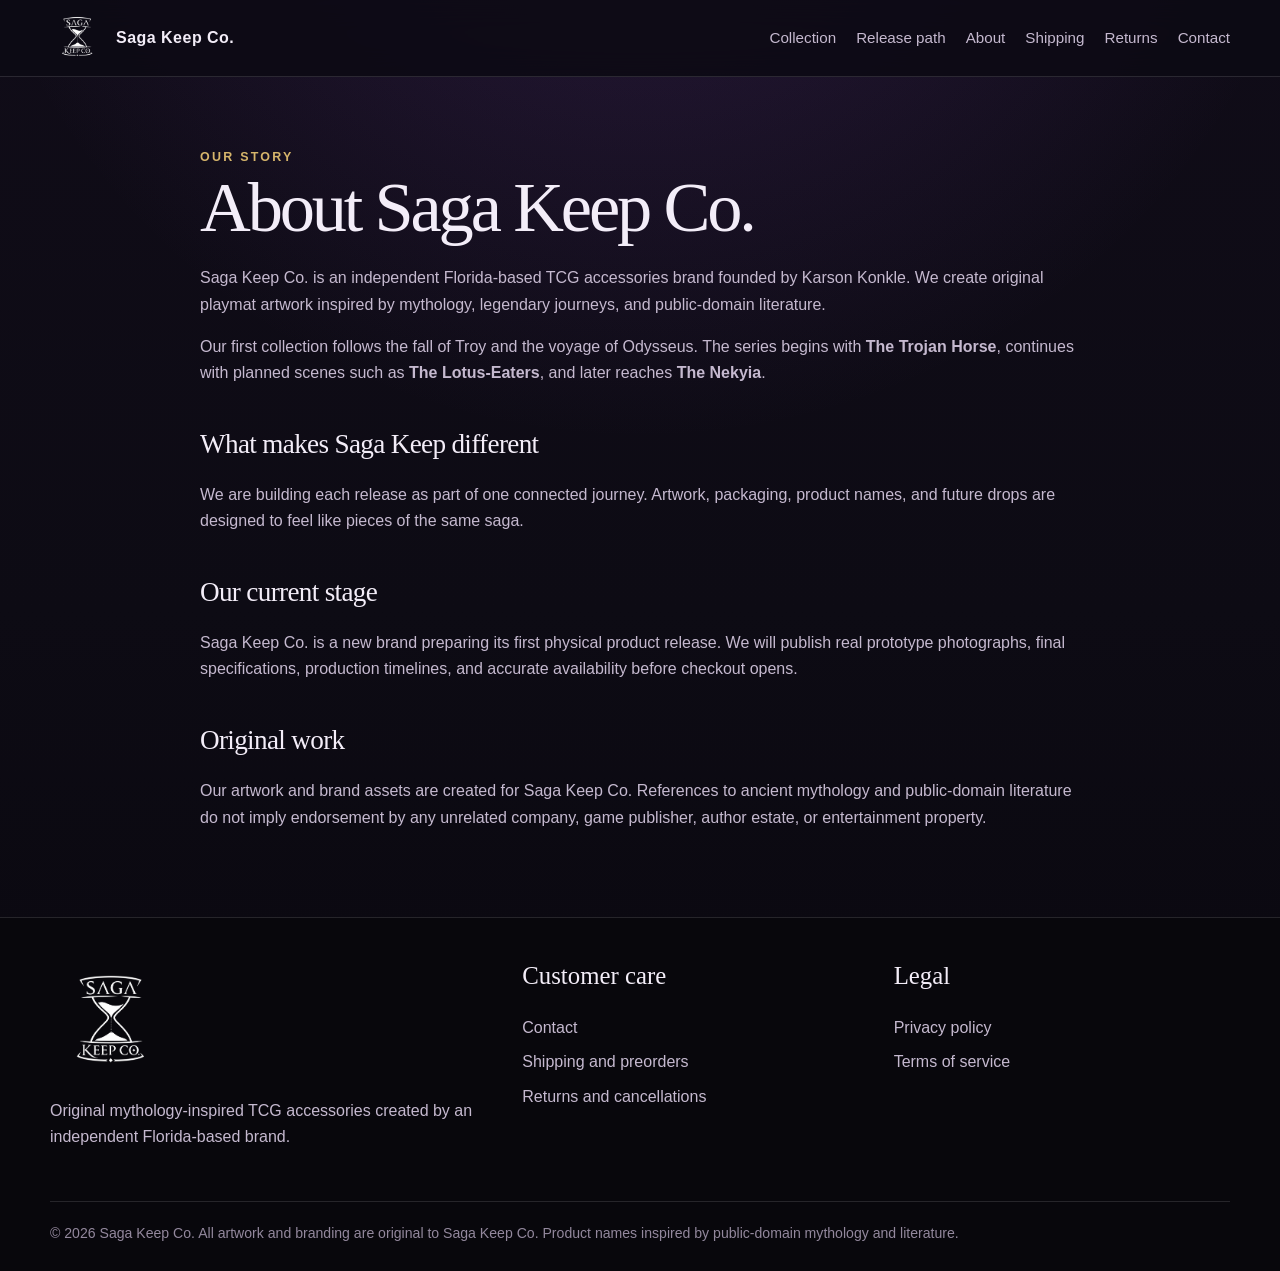
<file: about.html>
<!doctype html>
<html lang="en">
<head>
<meta charset="utf-8">
<meta name="viewport" content="width=device-width, initial-scale=1">
<title>About | Saga Keep Co.</title>
<meta name="description" content="Learn about Saga Keep Co., an independent Florida-based TCG accessories brand.">
<link rel="canonical" href="https://sagakeepco.com/about.html">

<link rel="icon" type="image/x-icon" href="/favicon.ico">
<link rel="icon" type="image/png" sizes="48x48" href="/favicon-48x48.png">
<link rel="icon" type="image/png" sizes="32x32" href="/favicon-32x32.png">
<link rel="icon" type="image/png" sizes="16x16" href="/favicon-16x16.png">
<link rel="apple-touch-icon" sizes="180x180" href="/apple-touch-icon.png">
<link rel="manifest" href="/site.webmanifest">
<link rel="stylesheet" href="/style.css">

</head>
<body>

<header class="site-header">
  <div class="container header-inner">
    <a class="brand" href="/" aria-label="Saga Keep Co. home">
      <img src="/images/saga-keep-logo-white.png" alt="">
      <span>Saga Keep Co.</span>
    </a>
    <button class="nav-toggle" type="button" aria-expanded="false"
            aria-controls="primary-navigation" aria-label="Open navigation menu">
      <span></span><span></span><span></span>
    </button>
    <nav class="nav" id="primary-navigation" aria-label="Main navigation">
      <a href="/#collection">Collection</a>
      <a href="/#journey">Release path</a>
      <a href="/about.html">About</a>
      <a href="/shipping.html">Shipping</a>
      <a href="/returns.html">Returns</a>
      <a href="/contact.html">Contact</a>
    </nav>
  </div>
</header>

<main class="container policy">
  <div class="eyebrow">Our story</div>
  <h1>About Saga Keep Co.</h1>
  <p>Saga Keep Co. is an independent Florida-based TCG accessories brand founded by Karson Konkle. We create original playmat artwork inspired by mythology, legendary journeys, and public-domain literature.</p>
  <p>Our first collection follows the fall of Troy and the voyage of Odysseus. The series begins with <strong>The Trojan Horse</strong>, continues with planned scenes such as <strong>The Lotus-Eaters</strong>, and later reaches <strong>The Nekyia</strong>.</p>
  <h2>What makes Saga Keep different</h2>
  <p>We are building each release as part of one connected journey. Artwork, packaging, product names, and future drops are designed to feel like pieces of the same saga.</p>
  <h2>Our current stage</h2>
  <p>Saga Keep Co. is a new brand preparing its first physical product release. We will publish real prototype photographs, final specifications, production timelines, and accurate availability before checkout opens.</p>
  <h2>Original work</h2>
  <p>Our artwork and brand assets are created for Saga Keep Co. References to ancient mythology and public-domain literature do not imply endorsement by any unrelated company, game publisher, author estate, or entertainment property.</p>
</main>

<footer class="site-footer">
  <div class="container">
    <div class="footer-grid">
      <div>
        <img class="footer-logo" src="/images/saga-keep-logo-white.png" alt="Saga Keep Co.">
        <p class="prose">Original mythology-inspired TCG accessories created by an independent Florida-based brand.</p>
      </div>
      <div>
        <h3>Customer care</h3>
        <div class="footer-links">
          <a href="/contact.html">Contact</a>
          <a href="/shipping.html">Shipping and preorders</a>
          <a href="/returns.html">Returns and cancellations</a>
        </div>
      </div>
      <div>
        <h3>Legal</h3>
        <div class="footer-links">
          <a href="/privacy.html">Privacy policy</a>
          <a href="/terms.html">Terms of service</a>
        </div>
      </div>
    </div>
    <div class="footer-bottom">
      © 2026 Saga Keep Co. All artwork and branding are original to Saga Keep Co. Product names inspired by public-domain mythology and literature.
    </div>
  </div>
</footer>

<script src="/nav.js"></script>
</body>
</html>
</file>
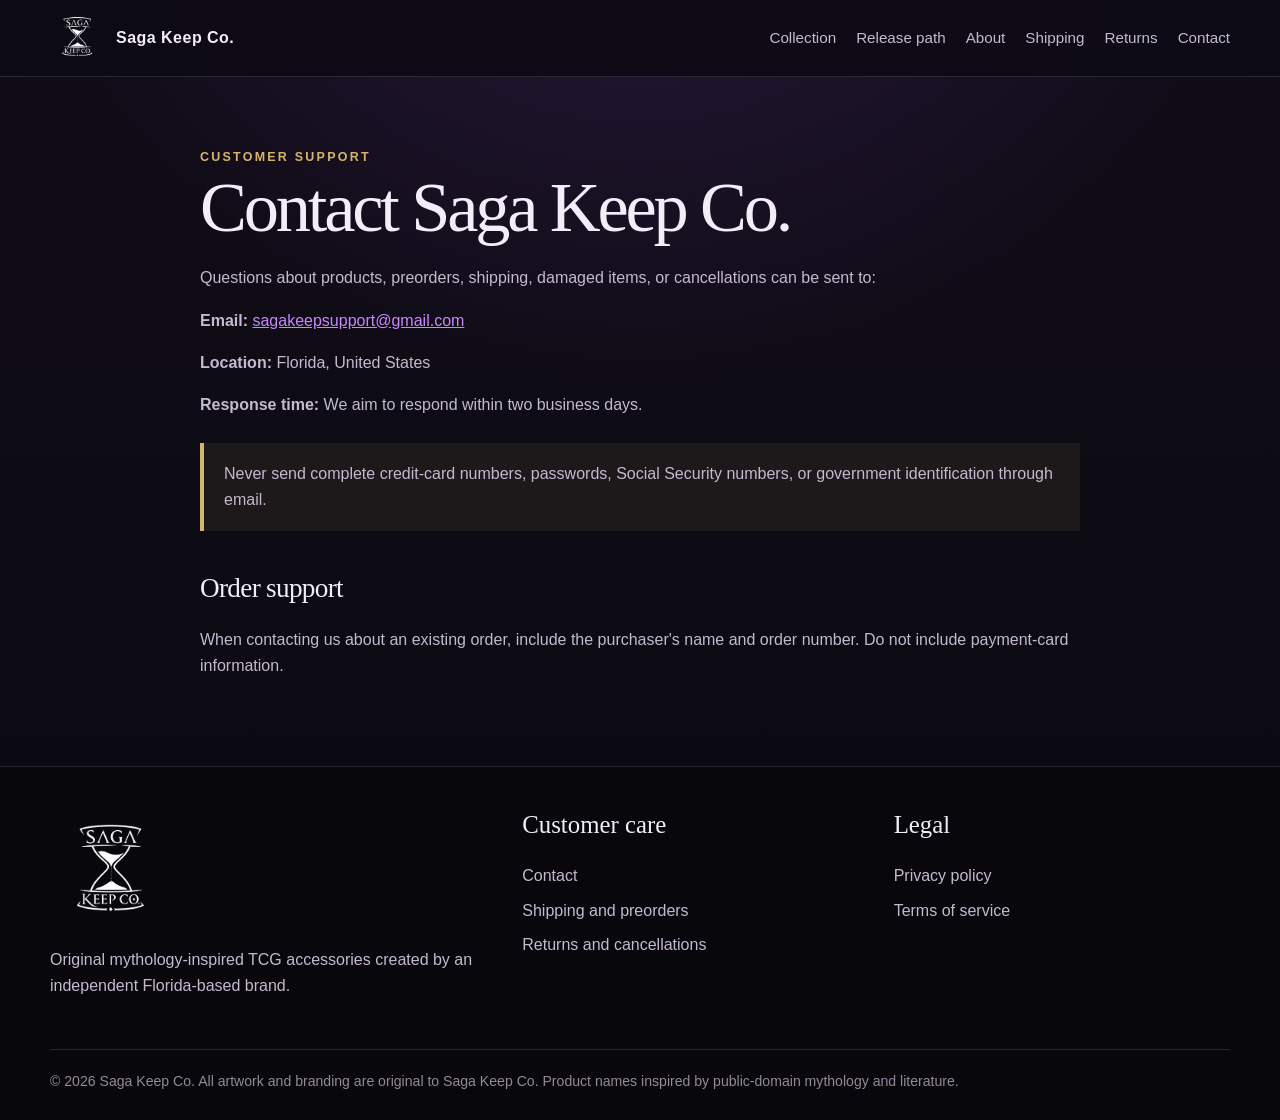
<file: contact.html>
<!doctype html>
<html lang="en">
<head>
<meta charset="utf-8">
<meta name="viewport" content="width=device-width, initial-scale=1">
<title>Contact | Saga Keep Co.</title>
<meta name="description" content="Contact Saga Keep Co. customer support.">
<link rel="canonical" href="https://sagakeepco.com/contact.html">

<link rel="icon" type="image/x-icon" href="/favicon.ico">
<link rel="icon" type="image/png" sizes="48x48" href="/favicon-48x48.png">
<link rel="icon" type="image/png" sizes="32x32" href="/favicon-32x32.png">
<link rel="icon" type="image/png" sizes="16x16" href="/favicon-16x16.png">
<link rel="apple-touch-icon" sizes="180x180" href="/apple-touch-icon.png">
<link rel="manifest" href="/site.webmanifest">
<link rel="stylesheet" href="/style.css">

</head>
<body>

<header class="site-header">
  <div class="container header-inner">
    <a class="brand" href="/" aria-label="Saga Keep Co. home">
      <img src="/images/saga-keep-logo-white.png" alt="">
      <span>Saga Keep Co.</span>
    </a>
    <button class="nav-toggle" type="button" aria-expanded="false"
            aria-controls="primary-navigation" aria-label="Open navigation menu">
      <span></span><span></span><span></span>
    </button>
    <nav class="nav" id="primary-navigation" aria-label="Main navigation">
      <a href="/#collection">Collection</a>
      <a href="/#journey">Release path</a>
      <a href="/about.html">About</a>
      <a href="/shipping.html">Shipping</a>
      <a href="/returns.html">Returns</a>
      <a href="/contact.html">Contact</a>
    </nav>
  </div>
</header>

<main class="container policy">

<div class="eyebrow">Customer support</div>
<h1>Contact Saga Keep Co.</h1>
<p>Questions about products, preorders, shipping, damaged items, or cancellations can be sent to:</p>
<p><strong>Email:</strong> <a href="mailto:sagakeepsupport@gmail.com">sagakeepsupport@gmail.com</a></p>
<p><strong>Location:</strong> Florida, United States</p>
<p><strong>Response time:</strong> We aim to respond within two business days.</p>
<div class="notice">Never send complete credit-card numbers, passwords, Social Security numbers, or government identification through email.</div>
<h2>Order support</h2>
<p>When contacting us about an existing order, include the purchaser's name and order number. Do not include payment-card information.</p>

</main>

<footer class="site-footer">
  <div class="container">
    <div class="footer-grid">
      <div>
        <img class="footer-logo" src="/images/saga-keep-logo-white.png" alt="Saga Keep Co.">
        <p class="prose">Original mythology-inspired TCG accessories created by an independent Florida-based brand.</p>
      </div>
      <div>
        <h3>Customer care</h3>
        <div class="footer-links">
          <a href="/contact.html">Contact</a>
          <a href="/shipping.html">Shipping and preorders</a>
          <a href="/returns.html">Returns and cancellations</a>
        </div>
      </div>
      <div>
        <h3>Legal</h3>
        <div class="footer-links">
          <a href="/privacy.html">Privacy policy</a>
          <a href="/terms.html">Terms of service</a>
        </div>
      </div>
    </div>
    <div class="footer-bottom">
      © 2026 Saga Keep Co. All artwork and branding are original to Saga Keep Co. Product names inspired by public-domain mythology and literature.
    </div>
  </div>
</footer>

<script src="/nav.js"></script>
</body>
</html>
</file>
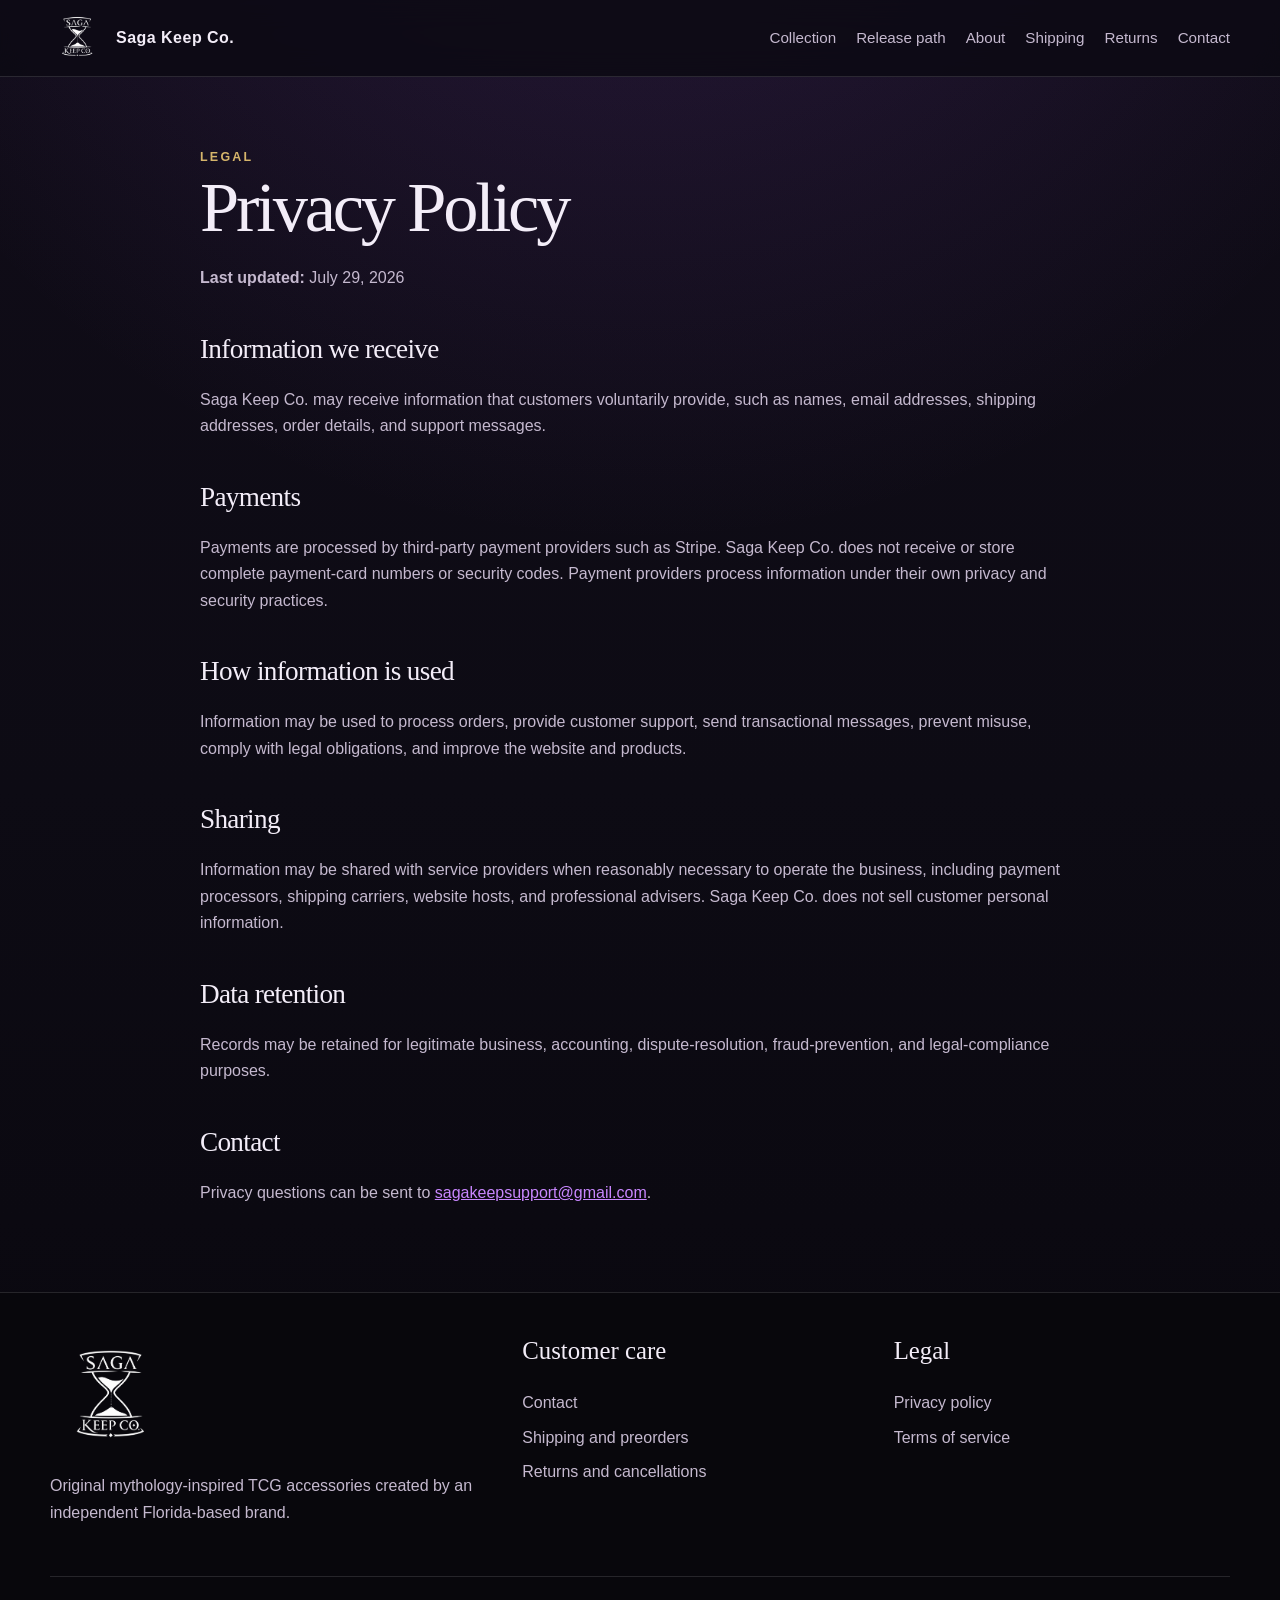
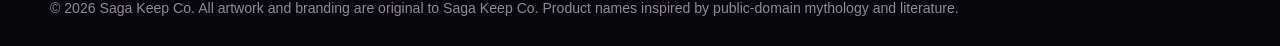
<file: privacy.html>
<!doctype html>
<html lang="en">
<head>
<meta charset="utf-8">
<meta name="viewport" content="width=device-width, initial-scale=1">
<title>Privacy Policy | Saga Keep Co.</title>
<meta name="description" content="Read the Saga Keep Co. privacy policy.">
<link rel="canonical" href="https://sagakeepco.com/privacy.html">

<link rel="icon" type="image/x-icon" href="/favicon.ico">
<link rel="icon" type="image/png" sizes="48x48" href="/favicon-48x48.png">
<link rel="icon" type="image/png" sizes="32x32" href="/favicon-32x32.png">
<link rel="icon" type="image/png" sizes="16x16" href="/favicon-16x16.png">
<link rel="apple-touch-icon" sizes="180x180" href="/apple-touch-icon.png">
<link rel="manifest" href="/site.webmanifest">
<link rel="stylesheet" href="/style.css">

</head>
<body>

<header class="site-header">
  <div class="container header-inner">
    <a class="brand" href="/" aria-label="Saga Keep Co. home">
      <img src="/images/saga-keep-logo-white.png" alt="">
      <span>Saga Keep Co.</span>
    </a>
    <button class="nav-toggle" type="button" aria-expanded="false"
            aria-controls="primary-navigation" aria-label="Open navigation menu">
      <span></span><span></span><span></span>
    </button>
    <nav class="nav" id="primary-navigation" aria-label="Main navigation">
      <a href="/#collection">Collection</a>
      <a href="/#journey">Release path</a>
      <a href="/about.html">About</a>
      <a href="/shipping.html">Shipping</a>
      <a href="/returns.html">Returns</a>
      <a href="/contact.html">Contact</a>
    </nav>
  </div>
</header>

<main class="container policy">

<div class="eyebrow">Legal</div>
<h1>Privacy Policy</h1>
<p><strong>Last updated:</strong> July 29, 2026</p>
<h2>Information we receive</h2>
<p>Saga Keep Co. may receive information that customers voluntarily provide, such as names, email addresses, shipping addresses, order details, and support messages.</p>
<h2>Payments</h2>
<p>Payments are processed by third-party payment providers such as Stripe. Saga Keep Co. does not receive or store complete payment-card numbers or security codes. Payment providers process information under their own privacy and security practices.</p>
<h2>How information is used</h2>
<p>Information may be used to process orders, provide customer support, send transactional messages, prevent misuse, comply with legal obligations, and improve the website and products.</p>
<h2>Sharing</h2>
<p>Information may be shared with service providers when reasonably necessary to operate the business, including payment processors, shipping carriers, website hosts, and professional advisers. Saga Keep Co. does not sell customer personal information.</p>
<h2>Data retention</h2>
<p>Records may be retained for legitimate business, accounting, dispute-resolution, fraud-prevention, and legal-compliance purposes.</p>
<h2>Contact</h2>
<p>Privacy questions can be sent to <a href="mailto:sagakeepsupport@gmail.com">sagakeepsupport@gmail.com</a>.</p>

</main>

<footer class="site-footer">
  <div class="container">
    <div class="footer-grid">
      <div>
        <img class="footer-logo" src="/images/saga-keep-logo-white.png" alt="Saga Keep Co.">
        <p class="prose">Original mythology-inspired TCG accessories created by an independent Florida-based brand.</p>
      </div>
      <div>
        <h3>Customer care</h3>
        <div class="footer-links">
          <a href="/contact.html">Contact</a>
          <a href="/shipping.html">Shipping and preorders</a>
          <a href="/returns.html">Returns and cancellations</a>
        </div>
      </div>
      <div>
        <h3>Legal</h3>
        <div class="footer-links">
          <a href="/privacy.html">Privacy policy</a>
          <a href="/terms.html">Terms of service</a>
        </div>
      </div>
    </div>
    <div class="footer-bottom">
      © 2026 Saga Keep Co. All artwork and branding are original to Saga Keep Co. Product names inspired by public-domain mythology and literature.
    </div>
  </div>
</footer>

<script src="/nav.js"></script>
</body>
</html>
</file>
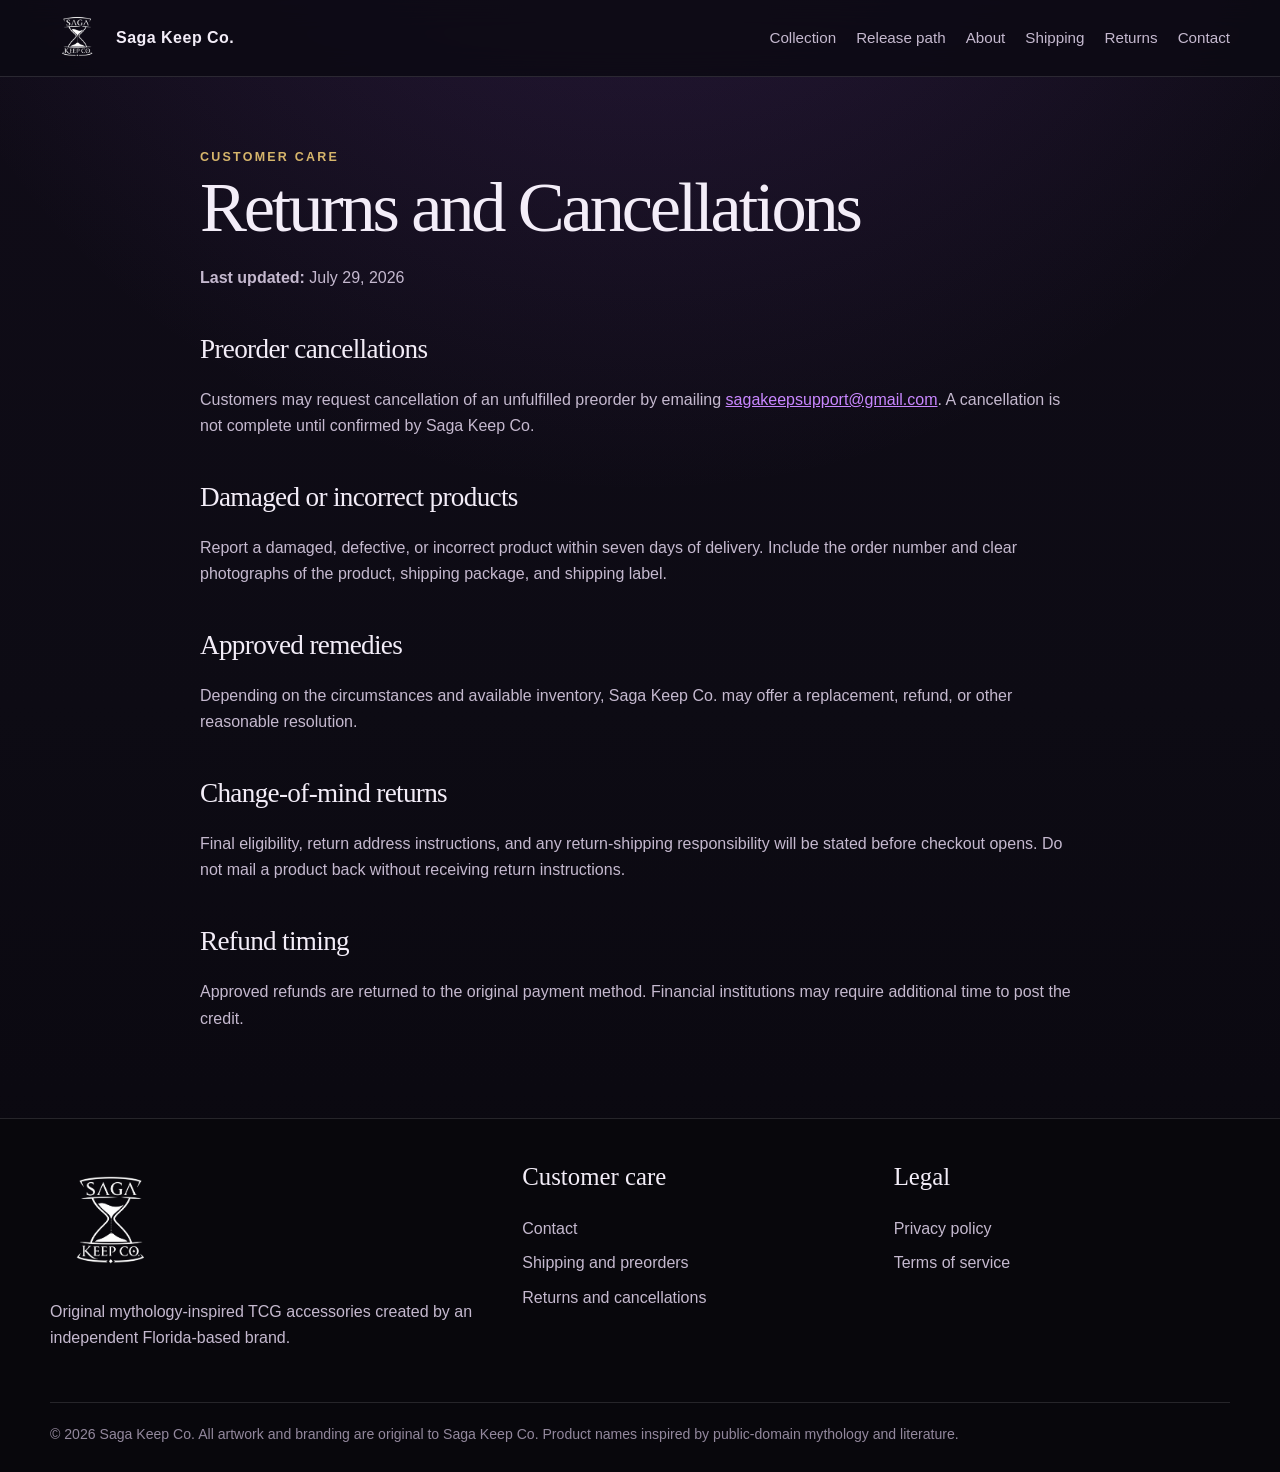
<file: returns.html>
<!doctype html>
<html lang="en">
<head>
<meta charset="utf-8">
<meta name="viewport" content="width=device-width, initial-scale=1">
<title>Returns and Cancellations | Saga Keep Co.</title>
<meta name="description" content="Read Saga Keep Co. return, cancellation, and damaged-item policies.">
<link rel="canonical" href="https://sagakeepco.com/returns.html">

<link rel="icon" type="image/x-icon" href="/favicon.ico">
<link rel="icon" type="image/png" sizes="48x48" href="/favicon-48x48.png">
<link rel="icon" type="image/png" sizes="32x32" href="/favicon-32x32.png">
<link rel="icon" type="image/png" sizes="16x16" href="/favicon-16x16.png">
<link rel="apple-touch-icon" sizes="180x180" href="/apple-touch-icon.png">
<link rel="manifest" href="/site.webmanifest">
<link rel="stylesheet" href="/style.css">

</head>
<body>

<header class="site-header">
  <div class="container header-inner">
    <a class="brand" href="/" aria-label="Saga Keep Co. home">
      <img src="/images/saga-keep-logo-white.png" alt="">
      <span>Saga Keep Co.</span>
    </a>
    <button class="nav-toggle" type="button" aria-expanded="false"
            aria-controls="primary-navigation" aria-label="Open navigation menu">
      <span></span><span></span><span></span>
    </button>
    <nav class="nav" id="primary-navigation" aria-label="Main navigation">
      <a href="/#collection">Collection</a>
      <a href="/#journey">Release path</a>
      <a href="/about.html">About</a>
      <a href="/shipping.html">Shipping</a>
      <a href="/returns.html">Returns</a>
      <a href="/contact.html">Contact</a>
    </nav>
  </div>
</header>

<main class="container policy">

<div class="eyebrow">Customer care</div>
<h1>Returns and Cancellations</h1>
<p><strong>Last updated:</strong> July 29, 2026</p>
<h2>Preorder cancellations</h2>
<p>Customers may request cancellation of an unfulfilled preorder by emailing <a href="mailto:sagakeepsupport@gmail.com">sagakeepsupport@gmail.com</a>. A cancellation is not complete until confirmed by Saga Keep Co.</p>
<h2>Damaged or incorrect products</h2>
<p>Report a damaged, defective, or incorrect product within seven days of delivery. Include the order number and clear photographs of the product, shipping package, and shipping label.</p>
<h2>Approved remedies</h2>
<p>Depending on the circumstances and available inventory, Saga Keep Co. may offer a replacement, refund, or other reasonable resolution.</p>
<h2>Change-of-mind returns</h2>
<p>Final eligibility, return address instructions, and any return-shipping responsibility will be stated before checkout opens. Do not mail a product back without receiving return instructions.</p>
<h2>Refund timing</h2>
<p>Approved refunds are returned to the original payment method. Financial institutions may require additional time to post the credit.</p>

</main>

<footer class="site-footer">
  <div class="container">
    <div class="footer-grid">
      <div>
        <img class="footer-logo" src="/images/saga-keep-logo-white.png" alt="Saga Keep Co.">
        <p class="prose">Original mythology-inspired TCG accessories created by an independent Florida-based brand.</p>
      </div>
      <div>
        <h3>Customer care</h3>
        <div class="footer-links">
          <a href="/contact.html">Contact</a>
          <a href="/shipping.html">Shipping and preorders</a>
          <a href="/returns.html">Returns and cancellations</a>
        </div>
      </div>
      <div>
        <h3>Legal</h3>
        <div class="footer-links">
          <a href="/privacy.html">Privacy policy</a>
          <a href="/terms.html">Terms of service</a>
        </div>
      </div>
    </div>
    <div class="footer-bottom">
      © 2026 Saga Keep Co. All artwork and branding are original to Saga Keep Co. Product names inspired by public-domain mythology and literature.
    </div>
  </div>
</footer>

<script src="/nav.js"></script>
</body>
</html>
</file>
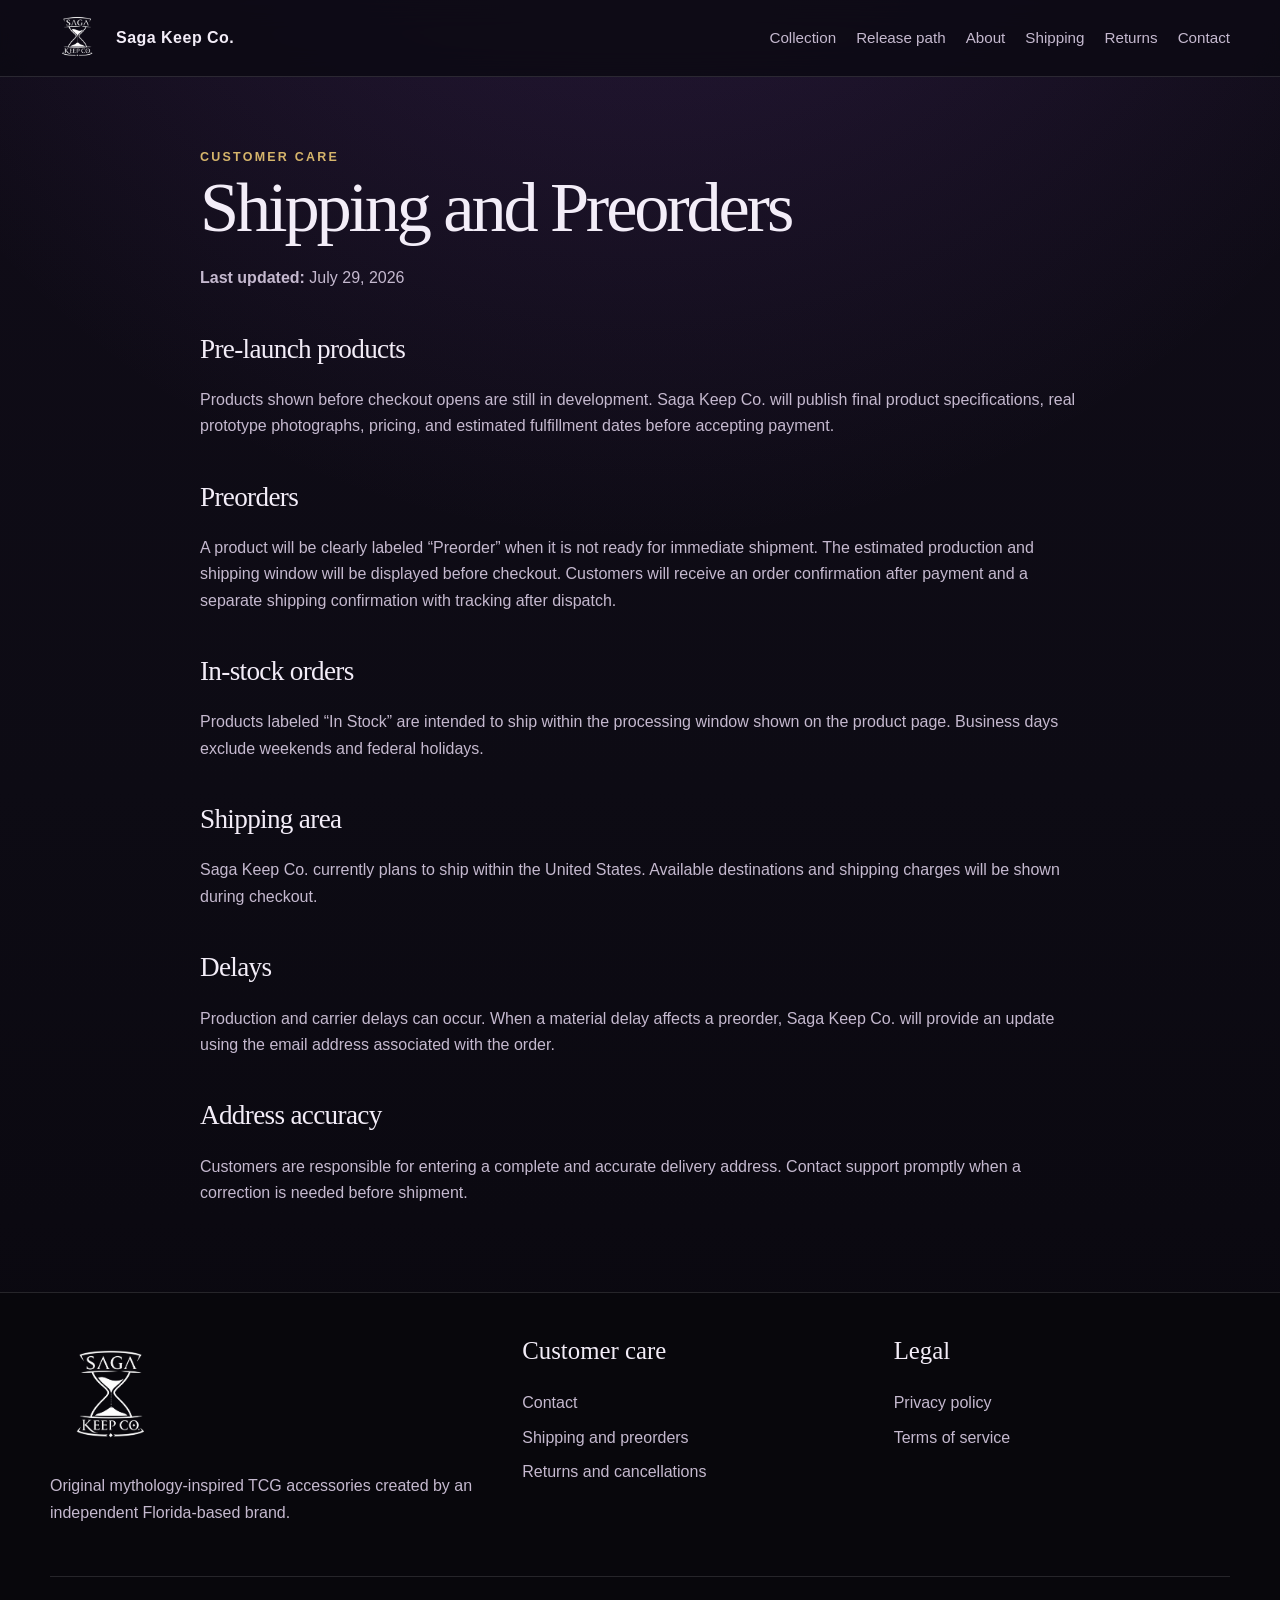
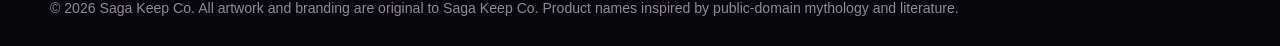
<file: shipping.html>
<!doctype html>
<html lang="en">
<head>
<meta charset="utf-8">
<meta name="viewport" content="width=device-width, initial-scale=1">
<title>Shipping and Preorders | Saga Keep Co.</title>
<meta name="description" content="Read Saga Keep Co. shipping and preorder information.">
<link rel="canonical" href="https://sagakeepco.com/shipping.html">

<link rel="icon" type="image/x-icon" href="/favicon.ico">
<link rel="icon" type="image/png" sizes="48x48" href="/favicon-48x48.png">
<link rel="icon" type="image/png" sizes="32x32" href="/favicon-32x32.png">
<link rel="icon" type="image/png" sizes="16x16" href="/favicon-16x16.png">
<link rel="apple-touch-icon" sizes="180x180" href="/apple-touch-icon.png">
<link rel="manifest" href="/site.webmanifest">
<link rel="stylesheet" href="/style.css">

</head>
<body>

<header class="site-header">
  <div class="container header-inner">
    <a class="brand" href="/" aria-label="Saga Keep Co. home">
      <img src="/images/saga-keep-logo-white.png" alt="">
      <span>Saga Keep Co.</span>
    </a>
    <button class="nav-toggle" type="button" aria-expanded="false"
            aria-controls="primary-navigation" aria-label="Open navigation menu">
      <span></span><span></span><span></span>
    </button>
    <nav class="nav" id="primary-navigation" aria-label="Main navigation">
      <a href="/#collection">Collection</a>
      <a href="/#journey">Release path</a>
      <a href="/about.html">About</a>
      <a href="/shipping.html">Shipping</a>
      <a href="/returns.html">Returns</a>
      <a href="/contact.html">Contact</a>
    </nav>
  </div>
</header>

<main class="container policy">

<div class="eyebrow">Customer care</div>
<h1>Shipping and Preorders</h1>
<p><strong>Last updated:</strong> July 29, 2026</p>
<h2>Pre-launch products</h2>
<p>Products shown before checkout opens are still in development. Saga Keep Co. will publish final product specifications, real prototype photographs, pricing, and estimated fulfillment dates before accepting payment.</p>
<h2>Preorders</h2>
<p>A product will be clearly labeled “Preorder” when it is not ready for immediate shipment. The estimated production and shipping window will be displayed before checkout. Customers will receive an order confirmation after payment and a separate shipping confirmation with tracking after dispatch.</p>
<h2>In-stock orders</h2>
<p>Products labeled “In Stock” are intended to ship within the processing window shown on the product page. Business days exclude weekends and federal holidays.</p>
<h2>Shipping area</h2>
<p>Saga Keep Co. currently plans to ship within the United States. Available destinations and shipping charges will be shown during checkout.</p>
<h2>Delays</h2>
<p>Production and carrier delays can occur. When a material delay affects a preorder, Saga Keep Co. will provide an update using the email address associated with the order.</p>
<h2>Address accuracy</h2>
<p>Customers are responsible for entering a complete and accurate delivery address. Contact support promptly when a correction is needed before shipment.</p>

</main>

<footer class="site-footer">
  <div class="container">
    <div class="footer-grid">
      <div>
        <img class="footer-logo" src="/images/saga-keep-logo-white.png" alt="Saga Keep Co.">
        <p class="prose">Original mythology-inspired TCG accessories created by an independent Florida-based brand.</p>
      </div>
      <div>
        <h3>Customer care</h3>
        <div class="footer-links">
          <a href="/contact.html">Contact</a>
          <a href="/shipping.html">Shipping and preorders</a>
          <a href="/returns.html">Returns and cancellations</a>
        </div>
      </div>
      <div>
        <h3>Legal</h3>
        <div class="footer-links">
          <a href="/privacy.html">Privacy policy</a>
          <a href="/terms.html">Terms of service</a>
        </div>
      </div>
    </div>
    <div class="footer-bottom">
      © 2026 Saga Keep Co. All artwork and branding are original to Saga Keep Co. Product names inspired by public-domain mythology and literature.
    </div>
  </div>
</footer>

<script src="/nav.js"></script>
</body>
</html>
</file>
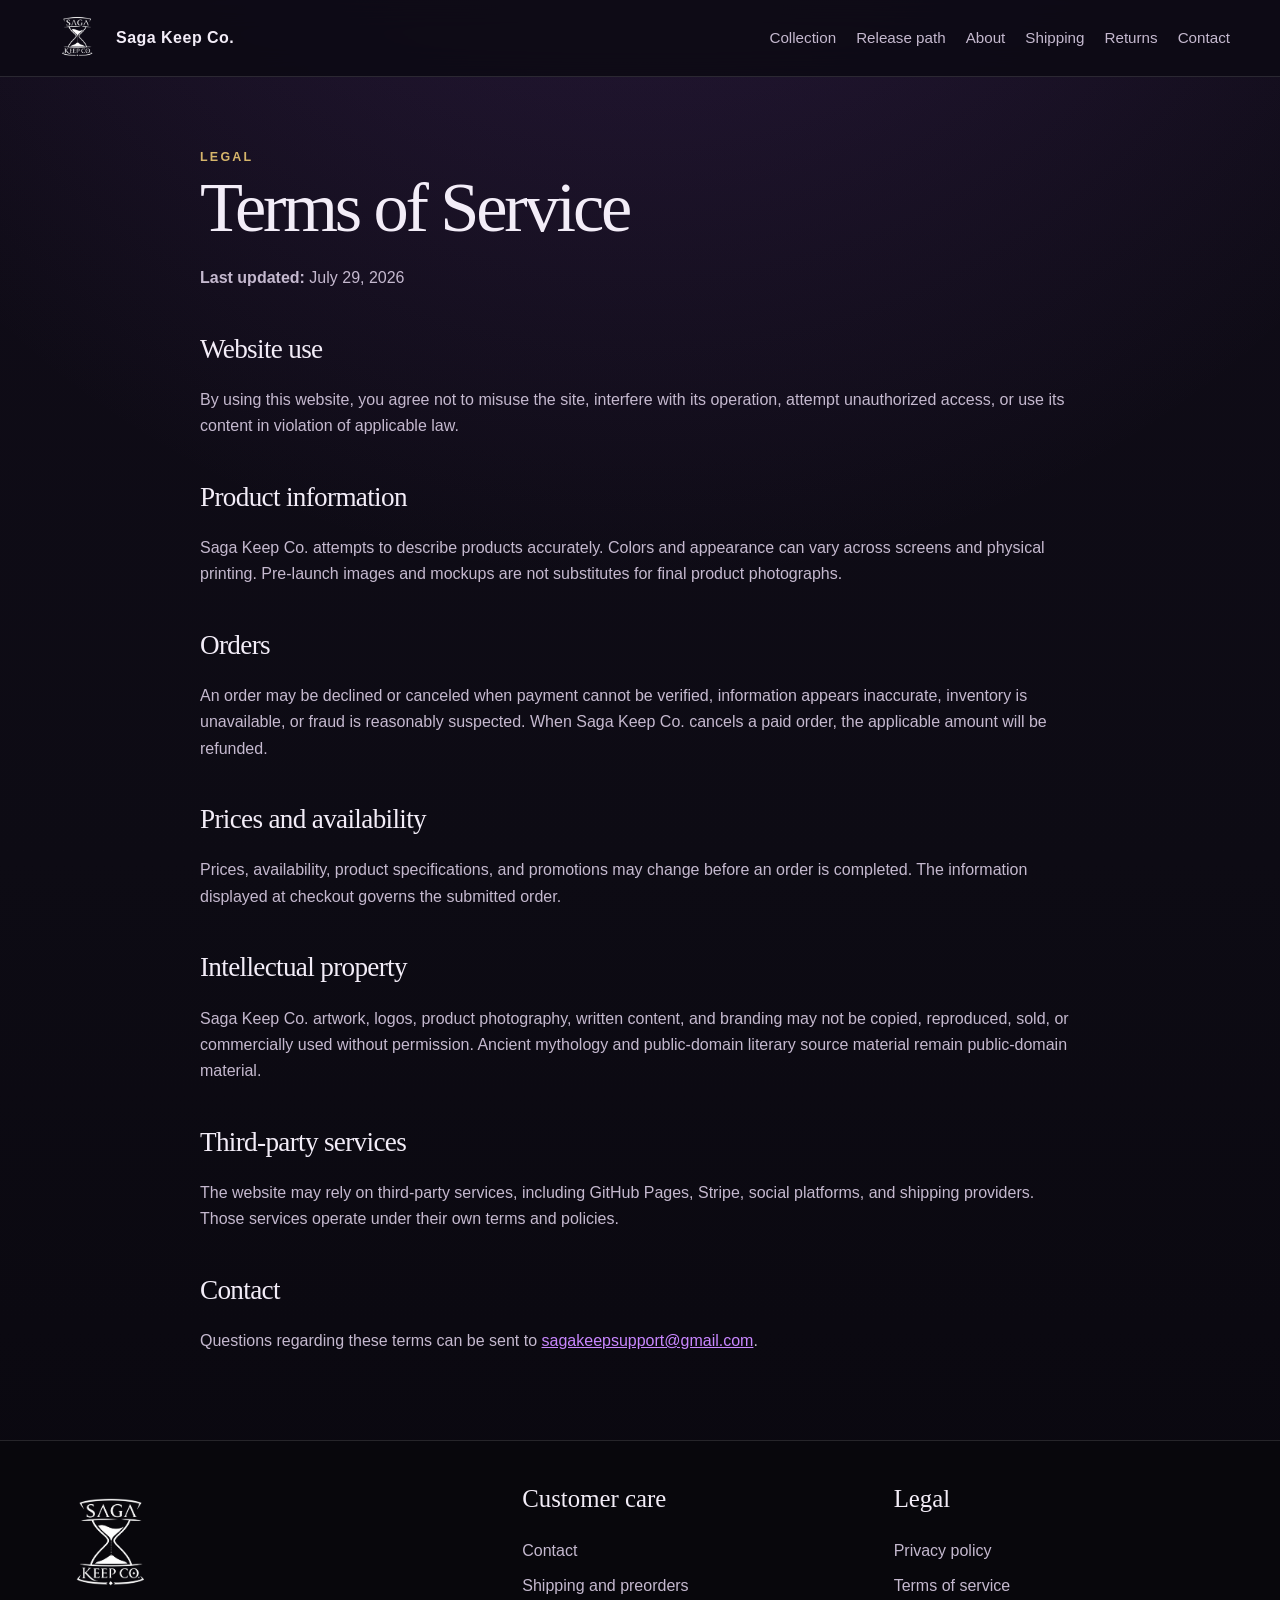
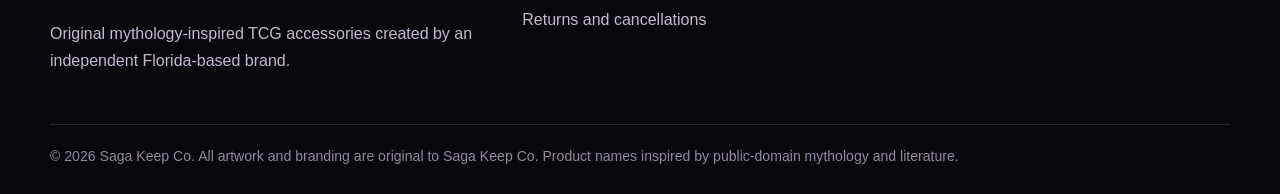
<file: terms.html>
<!doctype html>
<html lang="en">
<head>
<meta charset="utf-8">
<meta name="viewport" content="width=device-width, initial-scale=1">
<title>Terms of Service | Saga Keep Co.</title>
<meta name="description" content="Read the Saga Keep Co. website and purchase terms.">
<link rel="canonical" href="https://sagakeepco.com/terms.html">

<link rel="icon" type="image/x-icon" href="/favicon.ico">
<link rel="icon" type="image/png" sizes="48x48" href="/favicon-48x48.png">
<link rel="icon" type="image/png" sizes="32x32" href="/favicon-32x32.png">
<link rel="icon" type="image/png" sizes="16x16" href="/favicon-16x16.png">
<link rel="apple-touch-icon" sizes="180x180" href="/apple-touch-icon.png">
<link rel="manifest" href="/site.webmanifest">
<link rel="stylesheet" href="/style.css">

</head>
<body>

<header class="site-header">
  <div class="container header-inner">
    <a class="brand" href="/" aria-label="Saga Keep Co. home">
      <img src="/images/saga-keep-logo-white.png" alt="">
      <span>Saga Keep Co.</span>
    </a>
    <button class="nav-toggle" type="button" aria-expanded="false"
            aria-controls="primary-navigation" aria-label="Open navigation menu">
      <span></span><span></span><span></span>
    </button>
    <nav class="nav" id="primary-navigation" aria-label="Main navigation">
      <a href="/#collection">Collection</a>
      <a href="/#journey">Release path</a>
      <a href="/about.html">About</a>
      <a href="/shipping.html">Shipping</a>
      <a href="/returns.html">Returns</a>
      <a href="/contact.html">Contact</a>
    </nav>
  </div>
</header>

<main class="container policy">

<div class="eyebrow">Legal</div>
<h1>Terms of Service</h1>
<p><strong>Last updated:</strong> July 29, 2026</p>
<h2>Website use</h2>
<p>By using this website, you agree not to misuse the site, interfere with its operation, attempt unauthorized access, or use its content in violation of applicable law.</p>
<h2>Product information</h2>
<p>Saga Keep Co. attempts to describe products accurately. Colors and appearance can vary across screens and physical printing. Pre-launch images and mockups are not substitutes for final product photographs.</p>
<h2>Orders</h2>
<p>An order may be declined or canceled when payment cannot be verified, information appears inaccurate, inventory is unavailable, or fraud is reasonably suspected. When Saga Keep Co. cancels a paid order, the applicable amount will be refunded.</p>
<h2>Prices and availability</h2>
<p>Prices, availability, product specifications, and promotions may change before an order is completed. The information displayed at checkout governs the submitted order.</p>
<h2>Intellectual property</h2>
<p>Saga Keep Co. artwork, logos, product photography, written content, and branding may not be copied, reproduced, sold, or commercially used without permission. Ancient mythology and public-domain literary source material remain public-domain material.</p>
<h2>Third-party services</h2>
<p>The website may rely on third-party services, including GitHub Pages, Stripe, social platforms, and shipping providers. Those services operate under their own terms and policies.</p>
<h2>Contact</h2>
<p>Questions regarding these terms can be sent to <a href="mailto:sagakeepsupport@gmail.com">sagakeepsupport@gmail.com</a>.</p>

</main>

<footer class="site-footer">
  <div class="container">
    <div class="footer-grid">
      <div>
        <img class="footer-logo" src="/images/saga-keep-logo-white.png" alt="Saga Keep Co.">
        <p class="prose">Original mythology-inspired TCG accessories created by an independent Florida-based brand.</p>
      </div>
      <div>
        <h3>Customer care</h3>
        <div class="footer-links">
          <a href="/contact.html">Contact</a>
          <a href="/shipping.html">Shipping and preorders</a>
          <a href="/returns.html">Returns and cancellations</a>
        </div>
      </div>
      <div>
        <h3>Legal</h3>
        <div class="footer-links">
          <a href="/privacy.html">Privacy policy</a>
          <a href="/terms.html">Terms of service</a>
        </div>
      </div>
    </div>
    <div class="footer-bottom">
      © 2026 Saga Keep Co. All artwork and branding are original to Saga Keep Co. Product names inspired by public-domain mythology and literature.
    </div>
  </div>
</footer>

<script src="/nav.js"></script>
</body>
</html>
</file>
<file: style.css>
:root {
  --bg: #0d0b14;
  --panel: #171321;
  --panel-2: #211a2d;
  --text: #f3edf8;
  --muted: #c5b9cf;
  --purple: #c987ff;
  --purple-2: #8c4fc8;
  --gold: #d6b56b;
  --line: rgba(255,255,255,.12);
  --max: 1180px;
}

* { box-sizing: border-box; }

html { scroll-behavior: smooth; }

body {
  margin: 0;
  background:
    radial-gradient(circle at 50% -20%, rgba(140,79,200,.22), transparent 42%),
    linear-gradient(180deg, #100c18 0%, var(--bg) 48%, #09070e 100%);
  color: var(--text);
  font-family: Arial, Helvetica, sans-serif;
  line-height: 1.65;
}

a { color: inherit; }

img {
  display: block;
  max-width: 100%;
}

.container {
  width: min(calc(100% - 36px), var(--max));
  margin: 0 auto;
}

.site-header {
  position: sticky;
  top: 0;
  z-index: 30;
  border-bottom: 1px solid var(--line);
  background: rgba(13,11,20,.9);
  backdrop-filter: blur(14px);
}

.header-inner {
  min-height: 76px;
  display: flex;
  align-items: center;
  justify-content: space-between;
  gap: 24px;
}

.brand {
  display: inline-flex;
  align-items: center;
  gap: 12px;
  text-decoration: none;
  font-weight: 800;
  letter-spacing: .03em;
}

.brand img {
  width: 54px;
  height: 54px;
  object-fit: contain;
}

.nav {
  display: flex;
  flex-wrap: wrap;
  gap: 20px;
  align-items: center;
}

.nav a {
  color: var(--muted);
  text-decoration: none;
  font-size: .95rem;
}

.nav a:hover,
.nav a:focus { color: white; }

.hero {
  padding: 94px 0 70px;
  text-align: center;
}

.eyebrow {
  color: var(--gold);
  text-transform: uppercase;
  letter-spacing: .18em;
  font-size: .78rem;
  font-weight: 800;
}

h1, h2, h3 {
  line-height: 1.13;
  margin-top: 0;
}

h1 {
  margin-bottom: 18px;
  font-family: Georgia, "Times New Roman", serif;
  font-size: clamp(2.8rem, 8vw, 6.6rem);
  font-weight: 500;
  letter-spacing: -.045em;
}

h2 {
  font-family: Georgia, "Times New Roman", serif;
  font-size: clamp(2rem, 4vw, 3.7rem);
  font-weight: 500;
  letter-spacing: -.025em;
}

h3 {
  font-family: Georgia, "Times New Roman", serif;
  font-size: 1.55rem;
  font-weight: 500;
}

.hero-copy {
  max-width: 790px;
  margin: 0 auto 30px;
  color: var(--muted);
  font-size: 1.12rem;
}

.actions {
  display: flex;
  flex-wrap: wrap;
  justify-content: center;
  gap: 14px;
}

.button {
  display: inline-flex;
  justify-content: center;
  align-items: center;
  min-height: 50px;
  padding: 0 22px;
  border: 1px solid var(--purple);
  border-radius: 999px;
  background: linear-gradient(135deg, var(--purple-2), #5e2c91);
  color: white;
  text-decoration: none;
  font-weight: 800;
  box-shadow: 0 10px 36px rgba(108,48,156,.24);
}

.button.secondary {
  border-color: var(--line);
  background: transparent;
  box-shadow: none;
}

.button:hover { transform: translateY(-1px); }

.trust-strip {
  border-top: 1px solid var(--line);
  border-bottom: 1px solid var(--line);
  background: rgba(255,255,255,.025);
}

.trust-grid {
  display: grid;
  grid-template-columns: repeat(4, 1fr);
  gap: 1px;
}

.trust-item {
  padding: 22px 18px;
  text-align: center;
  color: var(--muted);
  border-right: 1px solid var(--line);
}

.trust-item:last-child { border-right: 0; }
.trust-item strong { display: block; color: white; }

.section { padding: 82px 0; }

.section-heading {
  max-width: 760px;
  margin-bottom: 34px;
}

.section-heading p,
.prose,
.card p,
.notice,
.policy p,
.policy li {
  color: var(--muted);
}

.product-grid {
  display: grid;
  grid-template-columns: repeat(2, minmax(0, 1fr));
  gap: 28px;
}

.product-card {
  overflow: hidden;
  border: 1px solid var(--line);
  border-radius: 24px;
  background: linear-gradient(180deg, rgba(255,255,255,.045), rgba(255,255,255,.018));
  box-shadow: 0 22px 70px rgba(0,0,0,.28);
}

.product-card.featured {
  border-color: rgba(214,181,107,.45);
}

.product-image {
  aspect-ratio: 12 / 7;
  width: 100%;
  object-fit: cover;
  background: #15111e;
}

.product-body { padding: 26px; }

.badge {
  display: inline-flex;
  margin-bottom: 14px;
  padding: 6px 10px;
  border: 1px solid rgba(214,181,107,.45);
  border-radius: 999px;
  color: var(--gold);
  font-size: .78rem;
  font-weight: 800;
  letter-spacing: .09em;
  text-transform: uppercase;
}

.price {
  margin: 14px 0;
  font-size: 1.55rem;
  font-weight: 800;
}

.specs {
  margin: 18px 0 24px;
  padding: 0;
  list-style: none;
}

.specs li {
  padding: 8px 0;
  border-bottom: 1px solid var(--line);
  color: var(--muted);
}

.card-actions {
  display: flex;
  flex-wrap: wrap;
  gap: 12px;
}

.journey {
  display: grid;
  gap: 18px;
}

.journey-step {
  display: grid;
  grid-template-columns: 115px 1fr;
  gap: 24px;
  align-items: start;
  padding: 26px;
  border: 1px solid var(--line);
  border-radius: 20px;
  background: rgba(255,255,255,.025);
}

.journey-label {
  color: var(--gold);
  text-transform: uppercase;
  letter-spacing: .12em;
  font-size: .78rem;
  font-weight: 800;
}

.journey-step h3 {
  margin-bottom: 8px;
}

.journey-step p {
  margin: 0;
  color: var(--muted);
}

.about {
  display: grid;
  grid-template-columns: 320px 1fr;
  align-items: center;
  gap: 50px;
}

.about-logo {
  width: 100%;
  height: 100%;
  object-fit: cover;
  transform: scale(1.30);
  transform-origin: center;
}

.notice {
  margin: 24px 0;
  padding: 18px 20px;
  border-left: 4px solid var(--gold);
  background: rgba(214,181,107,.08);
}

.policy {
  max-width: 880px;
  margin: 0 auto;
  padding: 70px 0;
}

.policy h1 {
  font-size: clamp(2.4rem, 6vw, 4.4rem);
}

.policy h2 {
  margin-top: 42px;
  font-size: 1.7rem;
}

.policy a { color: var(--purple); }

.site-footer {
  padding: 44px 0 26px;
  border-top: 1px solid var(--line);
  background: #08070c;
}

.footer-grid {
  display: grid;
  grid-template-columns: 1.3fr 1fr 1fr;
  gap: 35px;
}

.footer-logo {
  width: 120px;
  margin-bottom: 14px;
}

.footer-links {
  display: grid;
  gap: 8px;
}

.footer-links a {
  color: var(--muted);
  text-decoration: none;
}

.footer-links a:hover { color: white; }

.footer-bottom {
  margin-top: 34px;
  padding-top: 20px;
  border-top: 1px solid var(--line);
  color: #93889d;
  font-size: .88rem;
}

@media (max-width: 860px) {
  .header-inner { align-items: flex-start; padding: 14px 0; }
  .nav { justify-content: flex-end; gap: 12px; }
  .trust-grid,
  .footer-grid { grid-template-columns: 1fr 1fr; }
  .product-grid,
  .about { grid-template-columns: 1fr; }
  .about-logo { max-width: 300px; margin: 0 auto; }
}

@media (max-width: 560px) {
  .header-inner { display: block; }
  .brand { margin-bottom: 12px; }
  .nav { justify-content: flex-start; }
  .trust-grid,
  .footer-grid { grid-template-columns: 1fr; }
  .trust-item { border-right: 0; border-bottom: 1px solid var(--line); }
  .journey-step { grid-template-columns: 1fr; gap: 8px; }
  .hero { padding-top: 68px; }
  .section { padding: 62px 0; }
}

/* Click-to-zoom product artwork */
.product-image-button {
  position: relative;
  display: block;
  width: 100%;
  padding: 0;
  border: 0;
  background: #15111e;
  color: white;
  cursor: zoom-in;
  overflow: hidden;
  text-align: left;
}

.product-image-button .product-image {
  transition: transform .25s ease, filter .25s ease;
}

.product-image-button:hover .product-image,
.product-image-button:focus-visible .product-image {
  transform: scale(1.018);
  filter: brightness(1.05);
}

.product-image-button:focus-visible {
  outline: 3px solid var(--purple);
  outline-offset: -3px;
}

.zoom-hint {
  position: absolute;
  right: 14px;
  bottom: 14px;
  padding: 8px 12px;
  border: 1px solid rgba(255,255,255,.25);
  border-radius: 999px;
  background: rgba(8,7,12,.78);
  color: #fff;
  font-size: .78rem;
  font-weight: 800;
  letter-spacing: .04em;
  opacity: 0;
  transform: translateY(5px);
  transition: opacity .2s ease, transform .2s ease;
  pointer-events: none;
  backdrop-filter: blur(8px);
}

.product-image-button:hover .zoom-hint,
.product-image-button:focus-visible .zoom-hint {
  opacity: 1;
  transform: translateY(0);
}

.lightbox {
  position: fixed;
  inset: 0;
  z-index: 9999;
  display: none;
  place-items: center;
  padding: 24px;
  background: rgba(5,4,9,.94);
  cursor: zoom-out;
}

.lightbox.is-open {
  display: grid;
}

.lightbox-stage {
  width: min(96vw, 1500px);
  max-height: 90vh;
  overflow: auto;
  cursor: default;
  overscroll-behavior: contain;
}

.lightbox-image {
  display: block;
  width: 100%;
  height: auto;
  max-height: none;
  object-fit: contain;
  box-shadow: 0 24px 90px rgba(0,0,0,.65);
}

.lightbox-close {
  position: fixed;
  top: 16px;
  right: 18px;
  z-index: 10000;
  width: 48px;
  height: 48px;
  border: 1px solid rgba(255,255,255,.25);
  border-radius: 50%;
  background: rgba(10,8,15,.85);
  color: white;
  font-size: 2rem;
  line-height: 1;
  cursor: pointer;
}

.lightbox-close:hover,
.lightbox-close:focus-visible {
  background: rgba(255,255,255,.12);
  outline: 2px solid var(--purple);
}

body.lightbox-open {
  overflow: hidden;
}

@media (hover: none) {
  .zoom-hint {
    opacity: 1;
    transform: none;
  }
}


/* Launch preparation and mobile navigation */
.nav-toggle {
  display: none;
  width: 46px;
  height: 46px;
  padding: 10px;
  border: 1px solid var(--line);
  border-radius: 12px;
  background: rgba(255,255,255,.035);
  color: white;
  cursor: pointer;
}
.nav-toggle span {
  display: block;
  height: 2px;
  margin: 5px 0;
  border-radius: 99px;
  background: currentColor;
  transition: transform .2s ease, opacity .2s ease;
}
.nav-toggle[aria-expanded="true"] span:nth-child(1) { transform: translateY(7px) rotate(45deg); }
.nav-toggle[aria-expanded="true"] span:nth-child(2) { opacity: 0; }
.nav-toggle[aria-expanded="true"] span:nth-child(3) { transform: translateY(-7px) rotate(-45deg); }

.status-badge { background: rgba(214,181,107,.08); }
.price-label {
  display: block;
  margin-bottom: 3px;
  color: var(--muted);
  font-size: .76rem;
  font-weight: 700;
  letter-spacing: .08em;
  text-transform: uppercase;
}
.future-price { color: var(--muted); font-size: 1.15rem; }

.faq-grid {
  display: grid;
  grid-template-columns: repeat(2, minmax(0, 1fr));
  gap: 16px;
}
.faq-grid details {
  padding: 20px;
  border: 1px solid var(--line);
  border-radius: 18px;
  background: rgba(255,255,255,.025);
}
.faq-grid summary { cursor: pointer; font-weight: 800; }
.faq-grid p { margin-bottom: 0; color: var(--muted); }

@media (max-width: 760px) {
  .header-inner {
    position: relative;
    display: flex;
    min-height: 68px;
    padding: 9px 0;
    align-items: center;
  }
  .brand { min-width: 0; margin: 0; }
  .brand img { width: 45px; height: 45px; }
  .brand span { font-size: .98rem; white-space: nowrap; }
  .nav-toggle { display: block; flex: 0 0 auto; margin-left: auto; }
  .nav {
    position: absolute;
    top: calc(100% + 1px);
    left: 0;
    right: 0;
    display: none;
    padding: 10px;
    border: 1px solid var(--line);
    border-top: 0;
    border-radius: 0 0 16px 16px;
    background: rgba(13,11,20,.98);
    box-shadow: 0 18px 40px rgba(0,0,0,.35);
  }
  .nav.is-open { display: grid; gap: 4px; }
  .nav a {
    display: block;
    padding: 12px 13px;
    border-radius: 10px;
    font-size: 1rem;
  }
  .nav a:hover, .nav a:focus { background: rgba(255,255,255,.06); }
  .faq-grid { grid-template-columns: 1fr; }
}
@media (max-width: 560px) {
  .header-inner { display: flex; }
  .brand { margin-bottom: 0; }
  .nav { justify-content: initial; }
}
</file>
